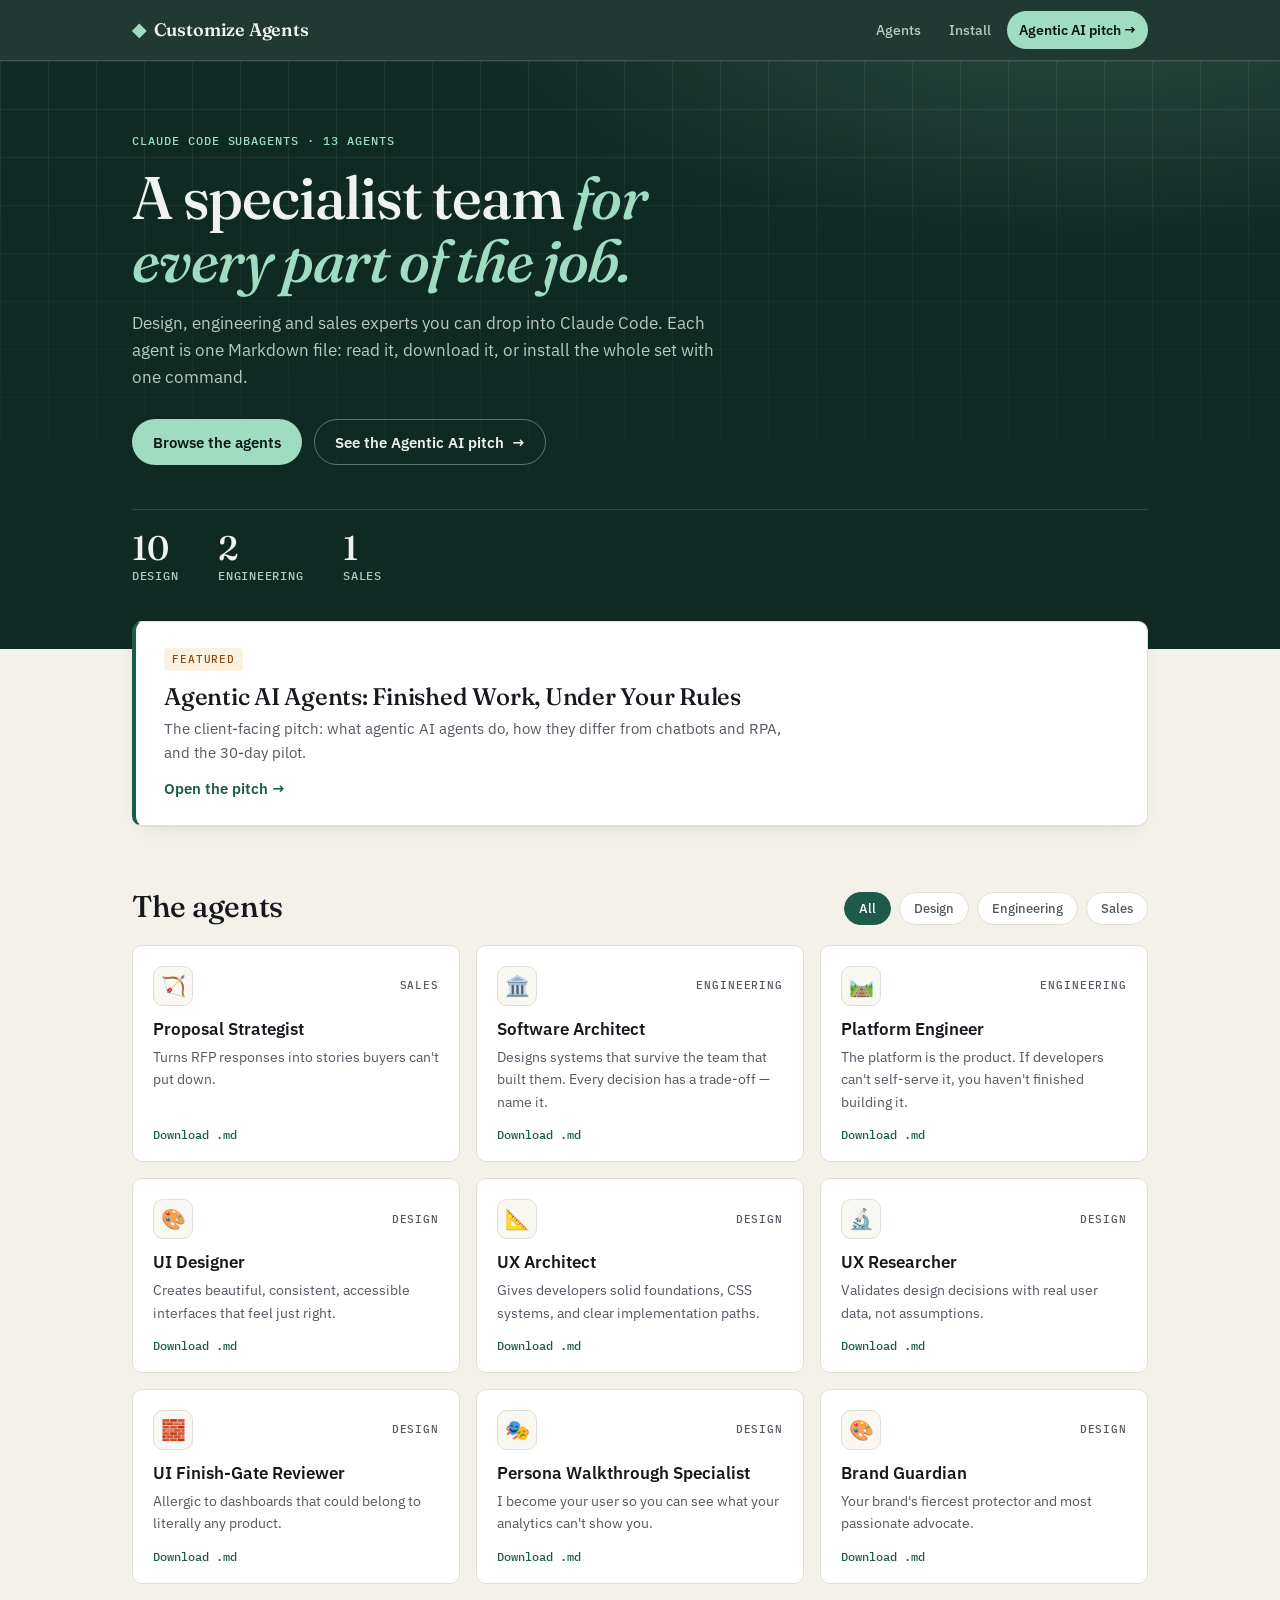
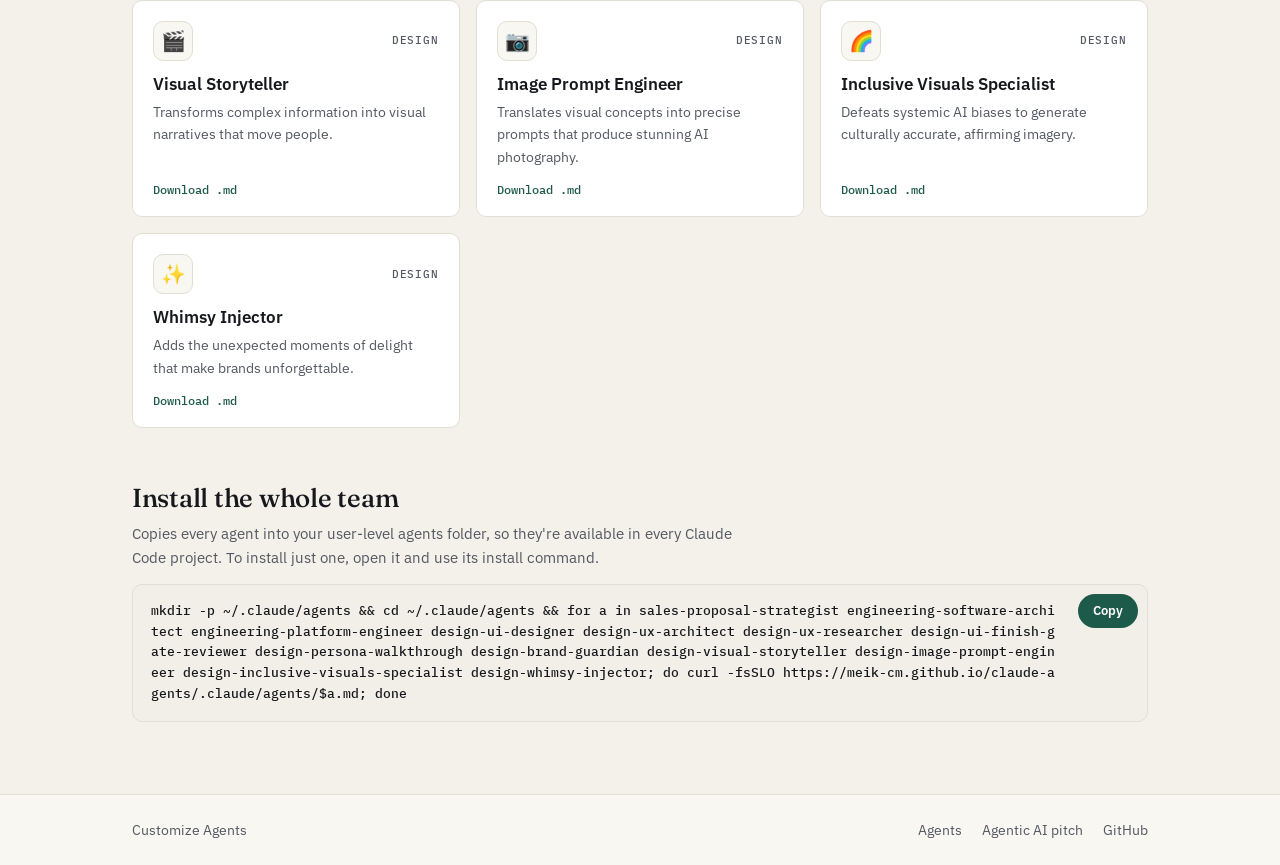
<file: index.html>
<!doctype html>
<html lang="en">
<head>
<meta charset="utf-8">
<meta name="viewport" content="width=device-width, initial-scale=1">
<title>Customize Agents</title>
<meta name="description" content="Thirteen Claude Code subagents for design, engineering and sales. Browse each agent, download its file, or install the whole set with one command.">
<link rel="preconnect" href="https://fonts.googleapis.com">
<link rel="preconnect" href="https://fonts.gstatic.com" crossorigin>
<link href="https://fonts.googleapis.com/css2?family=Fraunces:opsz,wght@9..144,500;9..144,600&family=IBM+Plex+Sans:wght@400;500;600&family=IBM+Plex+Mono:wght@500&display=swap" rel="stylesheet">
<link rel="stylesheet" href="site.css">
</head>
<body>
<a class="skip" href="#agents">Skip to agents</a>

<header class="topbar">
  <nav class="wrap topbar-inner" aria-label="Main">
    <a class="brand" href="./" aria-current="page"><span class="brand-mark" aria-hidden="true">◆</span> Customize Agents</a>
    <ul class="nav-links">
      <li><a href="#agents">Agents</a></li>
      <li><a href="#install">Install</a></li>
      <li><a class="nav-cta" href="agentic-ai-pitch/">Agentic AI pitch <span aria-hidden="true">→</span></a></li>
    </ul>
  </nav>
</header>

<main>
  <section class="hero" aria-labelledby="hero-title">
    <div class="wrap hero-inner">
      <p class="eyebrow">Claude Code subagents · 13 agents</p>
      <h1 id="hero-title">A specialist team <em>for every part of the job.</em></h1>
      <p class="hero-lead">Design, engineering and sales experts you can drop into Claude Code. Each agent is one Markdown file: read it, download it, or install the whole set with one command.</p>
      <div class="hero-actions">
        <a class="btn btn-primary" href="#agents">Browse the agents</a>
        <a class="btn btn-ghost" href="agentic-ai-pitch/">See the Agentic AI pitch <span aria-hidden="true">→</span></a>
      </div>
      <dl class="stats">
        <div><dt>Design</dt><dd>10</dd></div>
        <div><dt>Engineering</dt><dd>2</dd></div>
        <div><dt>Sales</dt><dd>1</dd></div>
      </dl>
    </div>
  </section>

  <section class="wrap feature" aria-labelledby="feature-title">
    <a class="feature-card" href="agentic-ai-pitch/">
      <span class="feature-tag">Featured</span>
      <h2 id="feature-title">Agentic AI Agents: Finished Work, Under Your Rules</h2>
      <p>The client-facing pitch: what agentic AI agents do, how they differ from chatbots and RPA, and the 30-day pilot.</p>
      <span class="feature-link">Open the pitch <span aria-hidden="true">→</span></span>
    </a>
  </section>

  <section id="agents" class="wrap agents" aria-labelledby="agents-title">
    <div class="section-head">
      <h2 id="agents-title">The agents</h2>
      <div class="filters" role="group" aria-label="Filter by team">
        <button type="button" class="chip" data-filter="all" aria-pressed="true">All</button>
        <button type="button" class="chip" data-filter="design" aria-pressed="false">Design</button>
        <button type="button" class="chip" data-filter="engineering" aria-pressed="false">Engineering</button>
        <button type="button" class="chip" data-filter="sales" aria-pressed="false">Sales</button>
      </div>
    </div>

    <ul class="grid">
      <li class="card" data-team="sales">
        <div class="card-top"><span class="emoji" aria-hidden="true">🏹</span><span class="team">Sales</span></div>
        <h3><a href="agent.html?a=sales-proposal-strategist">Proposal Strategist</a></h3>
        <p>Turns RFP responses into stories buyers can't put down.</p>
        <a class="dl" href=".claude/agents/sales-proposal-strategist.md" download>Download .md</a>
      </li>
      <li class="card" data-team="engineering">
        <div class="card-top"><span class="emoji" aria-hidden="true">🏛️</span><span class="team">Engineering</span></div>
        <h3><a href="agent.html?a=engineering-software-architect">Software Architect</a></h3>
        <p>Designs systems that survive the team that built them. Every decision has a trade-off — name it.</p>
        <a class="dl" href=".claude/agents/engineering-software-architect.md" download>Download .md</a>
      </li>
      <li class="card" data-team="engineering">
        <div class="card-top"><span class="emoji" aria-hidden="true">🛤️</span><span class="team">Engineering</span></div>
        <h3><a href="agent.html?a=engineering-platform-engineer">Platform Engineer</a></h3>
        <p>The platform is the product. If developers can't self-serve it, you haven't finished building it.</p>
        <a class="dl" href=".claude/agents/engineering-platform-engineer.md" download>Download .md</a>
      </li>
      <li class="card" data-team="design">
        <div class="card-top"><span class="emoji" aria-hidden="true">🎨</span><span class="team">Design</span></div>
        <h3><a href="agent.html?a=design-ui-designer">UI Designer</a></h3>
        <p>Creates beautiful, consistent, accessible interfaces that feel just right.</p>
        <a class="dl" href=".claude/agents/design-ui-designer.md" download>Download .md</a>
      </li>
      <li class="card" data-team="design">
        <div class="card-top"><span class="emoji" aria-hidden="true">📐</span><span class="team">Design</span></div>
        <h3><a href="agent.html?a=design-ux-architect">UX Architect</a></h3>
        <p>Gives developers solid foundations, CSS systems, and clear implementation paths.</p>
        <a class="dl" href=".claude/agents/design-ux-architect.md" download>Download .md</a>
      </li>
      <li class="card" data-team="design">
        <div class="card-top"><span class="emoji" aria-hidden="true">🔬</span><span class="team">Design</span></div>
        <h3><a href="agent.html?a=design-ux-researcher">UX Researcher</a></h3>
        <p>Validates design decisions with real user data, not assumptions.</p>
        <a class="dl" href=".claude/agents/design-ux-researcher.md" download>Download .md</a>
      </li>
      <li class="card" data-team="design">
        <div class="card-top"><span class="emoji" aria-hidden="true">🧱</span><span class="team">Design</span></div>
        <h3><a href="agent.html?a=design-ui-finish-gate-reviewer">UI Finish-Gate Reviewer</a></h3>
        <p>Allergic to dashboards that could belong to literally any product.</p>
        <a class="dl" href=".claude/agents/design-ui-finish-gate-reviewer.md" download>Download .md</a>
      </li>
      <li class="card" data-team="design">
        <div class="card-top"><span class="emoji" aria-hidden="true">🎭</span><span class="team">Design</span></div>
        <h3><a href="agent.html?a=design-persona-walkthrough">Persona Walkthrough Specialist</a></h3>
        <p>I become your user so you can see what your analytics can't show you.</p>
        <a class="dl" href=".claude/agents/design-persona-walkthrough.md" download>Download .md</a>
      </li>
      <li class="card" data-team="design">
        <div class="card-top"><span class="emoji" aria-hidden="true">🎨</span><span class="team">Design</span></div>
        <h3><a href="agent.html?a=design-brand-guardian">Brand Guardian</a></h3>
        <p>Your brand's fiercest protector and most passionate advocate.</p>
        <a class="dl" href=".claude/agents/design-brand-guardian.md" download>Download .md</a>
      </li>
      <li class="card" data-team="design">
        <div class="card-top"><span class="emoji" aria-hidden="true">🎬</span><span class="team">Design</span></div>
        <h3><a href="agent.html?a=design-visual-storyteller">Visual Storyteller</a></h3>
        <p>Transforms complex information into visual narratives that move people.</p>
        <a class="dl" href=".claude/agents/design-visual-storyteller.md" download>Download .md</a>
      </li>
      <li class="card" data-team="design">
        <div class="card-top"><span class="emoji" aria-hidden="true">📷</span><span class="team">Design</span></div>
        <h3><a href="agent.html?a=design-image-prompt-engineer">Image Prompt Engineer</a></h3>
        <p>Translates visual concepts into precise prompts that produce stunning AI photography.</p>
        <a class="dl" href=".claude/agents/design-image-prompt-engineer.md" download>Download .md</a>
      </li>
      <li class="card" data-team="design">
        <div class="card-top"><span class="emoji" aria-hidden="true">🌈</span><span class="team">Design</span></div>
        <h3><a href="agent.html?a=design-inclusive-visuals-specialist">Inclusive Visuals Specialist</a></h3>
        <p>Defeats systemic AI biases to generate culturally accurate, affirming imagery.</p>
        <a class="dl" href=".claude/agents/design-inclusive-visuals-specialist.md" download>Download .md</a>
      </li>
      <li class="card" data-team="design">
        <div class="card-top"><span class="emoji" aria-hidden="true">✨</span><span class="team">Design</span></div>
        <h3><a href="agent.html?a=design-whimsy-injector">Whimsy Injector</a></h3>
        <p>Adds the unexpected moments of delight that make brands unforgettable.</p>
        <a class="dl" href=".claude/agents/design-whimsy-injector.md" download>Download .md</a>
      </li>
    </ul>
  </section>

  <section id="install" class="wrap install" aria-labelledby="install-title">
    <h2 id="install-title">Install the whole team</h2>
    <p>Copies every agent into your user-level agents folder, so they're available in every Claude Code project. To install just one, open it and use its install command.</p>
    <div class="cmd">
      <pre id="cmd">mkdir -p ~/.claude/agents &amp;&amp; cd ~/.claude/agents &amp;&amp; for a in sales-proposal-strategist engineering-software-architect engineering-platform-engineer design-ui-designer design-ux-architect design-ux-researcher design-ui-finish-gate-reviewer design-persona-walkthrough design-brand-guardian design-visual-storyteller design-image-prompt-engineer design-inclusive-visuals-specialist design-whimsy-injector; do curl -fsSLO https://meik-cm.github.io/claude-agents/.claude/agents/$a.md; done</pre>
      <button type="button" class="btn btn-small" data-copy="cmd">Copy</button>
    </div>
  </section>
</main>

<footer class="site-footer">
  <div class="wrap footer-inner">
    <span>Customize Agents</span>
    <nav aria-label="Footer">
      <a href="#agents">Agents</a>
      <a href="agentic-ai-pitch/">Agentic AI pitch</a>
      <a href="https://github.com/meik-cm/claude-agents">GitHub</a>
    </nav>
  </div>
</footer>

<script>
  document.querySelectorAll(".chip").forEach(chip => {
    chip.addEventListener("click", () => {
      const f = chip.dataset.filter;
      document.querySelectorAll(".chip").forEach(c => c.setAttribute("aria-pressed", String(c === chip)));
      document.querySelectorAll(".card").forEach(card => {
        card.hidden = f !== "all" && card.dataset.team !== f;
      });
    });
  });
  document.querySelectorAll("[data-copy]").forEach(btn => {
    btn.addEventListener("click", async () => {
      const text = document.getElementById(btn.dataset.copy).textContent;
      try { await navigator.clipboard.writeText(text); btn.textContent = "Copied"; }
      catch { btn.textContent = "Copy failed"; }
      setTimeout(() => (btn.textContent = "Copy"), 1500);
    });
  });
</script>
</body>
</html>
</file>
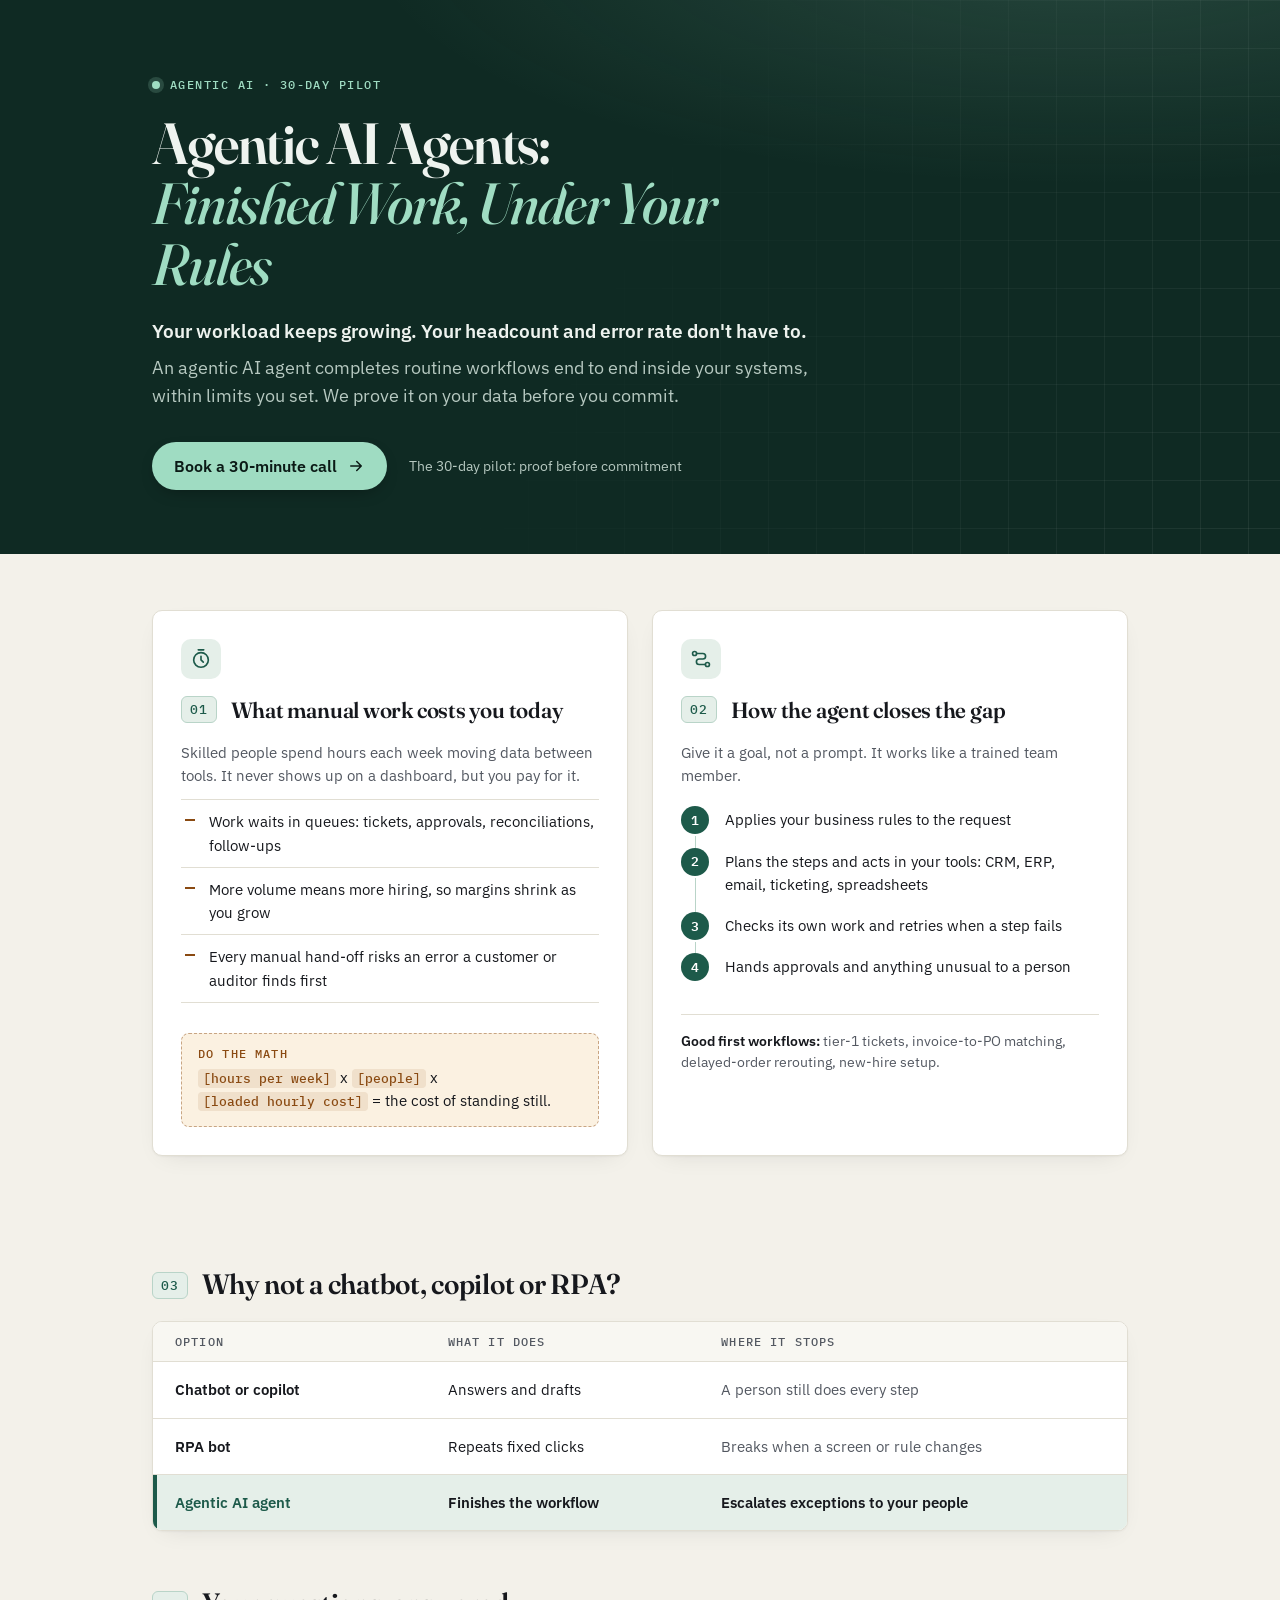
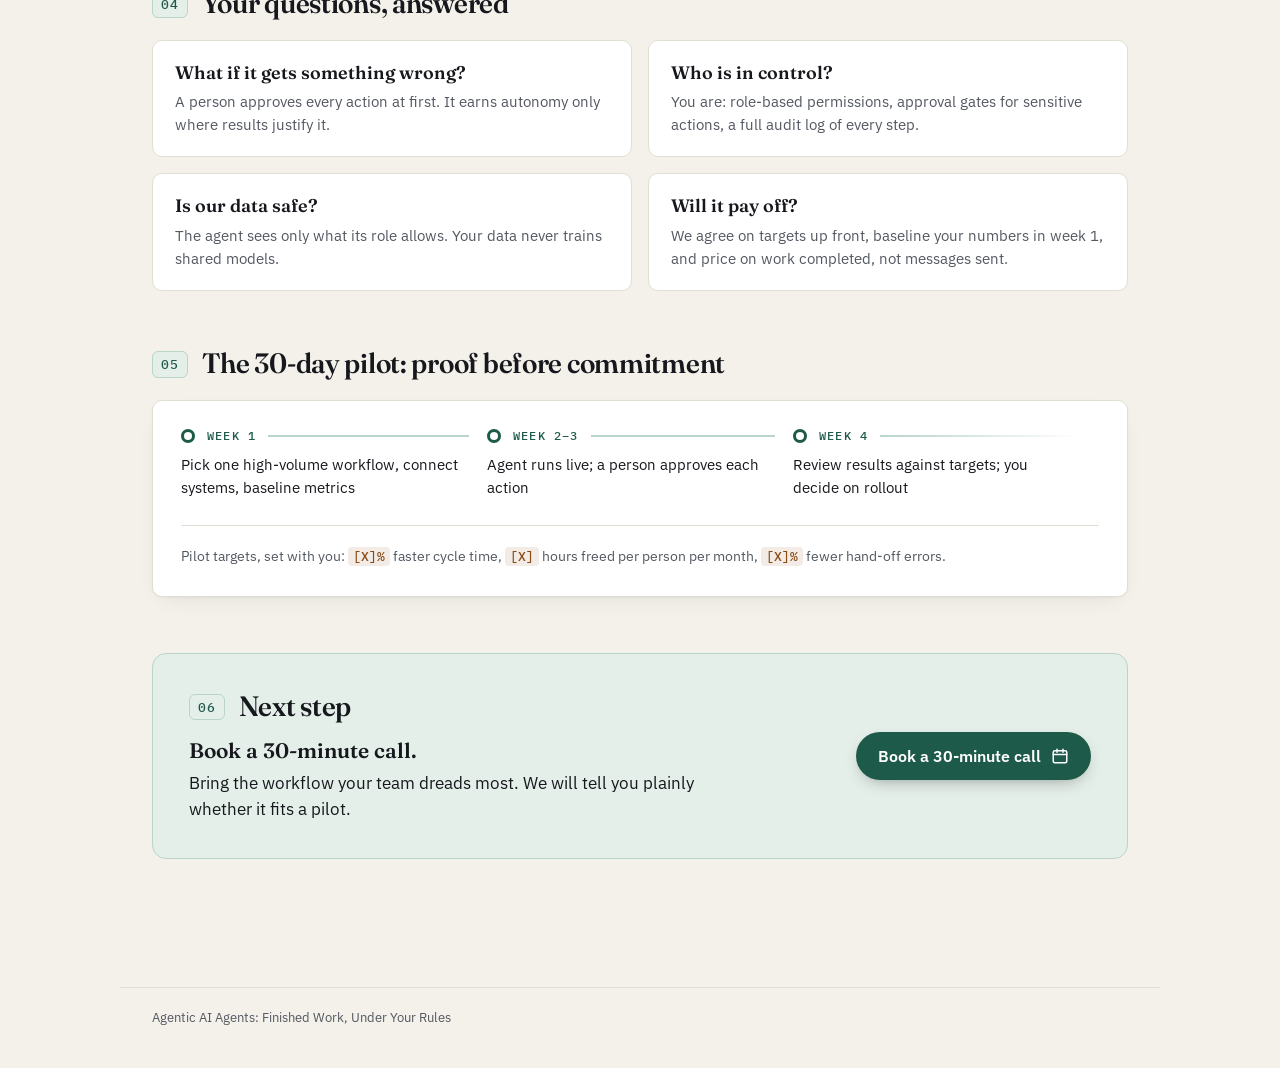
<file: agentic-ai-pitch/index.html>
<!doctype html>
<html lang="en">
<head>
<meta charset="utf-8">
<meta name="viewport" content="width=device-width, initial-scale=1">
<title>Agentic AI Agents</title>
<meta name="description" content="Agentic AI agents that complete routine workflows end to end inside your systems, within limits you set. Proven on your data in a 30-day pilot before you commit.">
<link rel="preconnect" href="https://fonts.googleapis.com">
<link rel="preconnect" href="https://fonts.gstatic.com" crossorigin>
<link href="https://fonts.googleapis.com/css2?family=Fraunces:opsz,wght@9..144,500;9..144,600&family=IBM+Plex+Sans:wght@400;500;600&family=IBM+Plex+Mono:wght@500&display=swap" rel="stylesheet">
<style>
  :root {
    color-scheme: light;
    --bg: #f3f1ea;
    --surface: #ffffff;
    --surface-2: #f8f7f2;
    --ink: #16181d;
    --muted: #535861;
    --line: #e1ded3;
    --line-strong: #c9c5b8;
    --accent: #1d5a4a;
    --accent-ink: #ffffff;
    --accent-soft: #e5efe9;
    --accent-line: #b9d4c8;
    --warm: #8a4a12;
    --warm-soft: #fbf1e1;
    --hero-bg: #0f2a23;
    --hero-ink: #eef3ef;
    --hero-muted: #b7c9c1;
    --hero-accent: #9fdcc2;
    --hero-line: rgba(255,255,255,.14);
    --focus: #c2410c;
    --shadow: 0 1px 2px rgba(22,24,29,.04), 0 8px 24px -12px rgba(22,24,29,.12);
    --font-display: "Fraunces", Georgia, "Times New Roman", serif;
    --font-sans: "IBM Plex Sans", -apple-system, BlinkMacSystemFont, "Segoe UI", Roboto, Arial, sans-serif;
    --font-mono: "IBM Plex Mono", ui-monospace, SFMono-Regular, Menlo, monospace;
    --radius: 10px;
  }
  @media (prefers-color-scheme: dark) {
    :root:not([data-theme="light"]) {
      color-scheme: dark;
      --bg: #0e1012;
      --surface: #16191c;
      --surface-2: #1b1f22;
      --ink: #ecebe5;
      --muted: #a7acb3;
      --line: #2a2f33;
      --line-strong: #3a4045;
      --accent: #8fd1b6;
      --accent-ink: #0b1a16;
      --accent-soft: #18292a;
      --accent-line: #2f4c44;
      --warm: #f0b874;
      --warm-soft: #2a2117;
      --hero-bg: #0a1b17;
      --hero-ink: #eef3ef;
      --hero-muted: #a9bdb4;
      --hero-accent: #9fdcc2;
      --hero-line: rgba(255,255,255,.12);
      --focus: #fdba74;
      --shadow: 0 1px 2px rgba(0,0,0,.3), 0 10px 28px -14px rgba(0,0,0,.6);
    }
  }
  :root[data-theme="dark"] {
    color-scheme: dark;
    --bg: #0e1012;
    --surface: #16191c;
    --surface-2: #1b1f22;
    --ink: #ecebe5;
    --muted: #a7acb3;
    --line: #2a2f33;
    --line-strong: #3a4045;
    --accent: #8fd1b6;
    --accent-ink: #0b1a16;
    --accent-soft: #18292a;
    --accent-line: #2f4c44;
    --warm: #f0b874;
    --warm-soft: #2a2117;
    --hero-bg: #0a1b17;
    --hero-ink: #eef3ef;
    --hero-muted: #a9bdb4;
    --hero-accent: #9fdcc2;
    --hero-line: rgba(255,255,255,.12);
    --focus: #fdba74;
    --shadow: 0 1px 2px rgba(0,0,0,.3), 0 10px 28px -14px rgba(0,0,0,.6);
  }

  *, *::before, *::after { box-sizing: border-box; }
  html, body { margin: 0; }
  html { -webkit-text-size-adjust: 100%; scroll-behavior: smooth; }
  body {
    background: var(--bg);
    color: var(--ink);
    font: 400 15px/1.55 var(--font-sans);
    -webkit-font-smoothing: antialiased;
    overflow-x: hidden;
  }
  a { color: var(--accent); }
  :focus-visible { outline: 3px solid var(--focus); outline-offset: 3px; border-radius: 4px; }
  .skip {
    position: absolute; left: 16px; top: -60px;
    background: var(--surface); color: var(--ink);
    padding: 8px 12px; border-radius: 6px; z-index: 10;
  }
  .skip:focus { top: 12px; }

  .wrap { max-width: 1040px; margin: 0 auto; padding: 0 32px; }

  /* ---------- Hero ---------- */
  .hero {
    background:
      radial-gradient(1200px 400px at 85% -10%, rgba(159,220,194,.16), transparent 60%),
      linear-gradient(180deg, var(--hero-bg), var(--hero-bg));
    color: var(--hero-ink);
    position: relative;
    overflow: hidden;
  }
  .hero::after {
    content: "";
    position: absolute; inset: 0;
    background-image:
      linear-gradient(var(--hero-line) 1px, transparent 1px),
      linear-gradient(90deg, var(--hero-line) 1px, transparent 1px);
    background-size: 48px 48px;
    mask-image: linear-gradient(115deg, transparent 45%, #000 100%);
    -webkit-mask-image: linear-gradient(115deg, transparent 45%, #000 100%);
    opacity: .5;
    pointer-events: none;
  }
  .hero .wrap { position: relative; z-index: 1; padding-top: 72px; padding-bottom: 64px; }
  .eyebrow {
    display: inline-flex; align-items: center; gap: 10px;
    font: 500 12px/1 var(--font-mono);
    letter-spacing: .12em; text-transform: uppercase;
    color: var(--hero-accent);
    margin: 0 0 22px;
  }
  .eyebrow::before {
    content: ""; width: 8px; height: 8px; border-radius: 50%;
    background: var(--hero-accent);
    box-shadow: 0 0 0 4px rgba(159,220,194,.18);
  }
  h1 {
    font-family: var(--font-display);
    font-weight: 600;
    font-size: clamp(34px, 5.4vw, 58px);
    line-height: 1.04;
    letter-spacing: -0.02em;
    margin: 0 0 22px;
    max-width: 16ch;
    font-variation-settings: "opsz" 144;
  }
  h1 em { font-style: italic; font-weight: 500; color: var(--hero-accent); }
  .lead {
    font-size: 17.5px;
    line-height: 1.6;
    color: var(--hero-muted);
    max-width: 60ch;
    margin: 0 0 32px;
  }
  .lead strong { display: block; color: var(--hero-ink); font-weight: 600; font-size: 19px; margin-bottom: 8px; }
  .hero-actions { display: flex; flex-wrap: wrap; align-items: center; gap: 14px 22px; }
  .hero .btn { background: var(--hero-accent); color: #0b1a16; }
  .hero .btn:hover { background: #b9e8d4; }
  .hero-note { font-size: 13.5px; color: var(--hero-muted); }

  .btn {
    display: inline-flex; align-items: center; gap: 10px;
    min-height: 48px;
    padding: 12px 22px;
    border-radius: 999px;
    background: var(--accent);
    color: var(--accent-ink);
    font: 600 15.5px/1.2 var(--font-sans);
    text-decoration: none;
    transition: transform .15s ease, background-color .15s ease, box-shadow .15s ease;
    box-shadow: 0 6px 18px -8px rgba(0,0,0,.45);
  }
  .btn:hover { transform: translateY(-1px); }
  .btn svg { width: 18px; height: 18px; flex: none; }

  /* ---------- Sections ---------- */
  main { padding: 56px 0 72px; }
  section { margin: 0 0 56px; }
  .sec-head { display: flex; align-items: baseline; gap: 14px; margin: 0 0 18px; }
  .sec-num {
    font: 500 12.5px/1 var(--font-mono);
    color: var(--accent);
    letter-spacing: .06em;
    padding: 6px 8px;
    border: 1px solid var(--accent-line);
    border-radius: 6px;
    background: var(--accent-soft);
    flex: none;
    transform: translateY(-4px);
  }
  h2 {
    font-family: var(--font-display);
    font-weight: 600;
    font-size: clamp(22px, 2.6vw, 28px);
    line-height: 1.2;
    letter-spacing: -0.01em;
    margin: 0;
    font-variation-settings: "opsz" 72;
  }
  p { margin: 0 0 12px; }
  ul, ol { margin: 0 0 12px; padding: 0; list-style: none; }

  .after-grid { margin-top: 56px; }
  .two-up { display: grid; grid-template-columns: 1fr 1fr; gap: 24px; }
  .card {
    background: var(--surface);
    border: 1px solid var(--line);
    border-radius: var(--radius);
    padding: 28px;
    box-shadow: var(--shadow);
    display: flex; flex-direction: column;
  }
  .card .sec-head { margin-bottom: 14px; }
  .card h2 { font-size: 22px; }
  .icon {
    width: 40px; height: 40px; border-radius: 10px;
    display: grid; place-items: center;
    background: var(--accent-soft); color: var(--accent);
    margin-bottom: 18px;
  }
  .icon svg { width: 22px; height: 22px; }
  .intro { color: var(--muted); }

  .pain li {
    position: relative; padding: 10px 0 10px 28px;
    border-top: 1px solid var(--line);
  }
  .pain li:last-child { border-bottom: 1px solid var(--line); }
  .pain li::before {
    content: ""; position: absolute; left: 4px; top: 19px;
    width: 10px; height: 2px; background: var(--warm);
  }

  .steps { counter-reset: step; }
  .steps li {
    counter-increment: step;
    position: relative;
    padding: 9px 0 9px 44px;
    min-height: 40px;
  }
  .steps li::before {
    content: counter(step);
    position: absolute; left: 0; top: 7px;
    width: 28px; height: 28px; border-radius: 50%;
    display: grid; place-items: center;
    font: 600 13px/1 var(--font-mono);
    color: var(--accent-ink); background: var(--accent);
  }
  .steps li:not(:last-child)::after {
    content: ""; position: absolute; left: 13.5px; top: 37px; bottom: -7px;
    width: 1px; background: var(--accent-line);
  }

  .math {
    margin: auto 0 0;
    margin-top: 18px;
    background: var(--warm-soft);
    border: 1px dashed color-mix(in srgb, var(--warm) 45%, transparent);
    border-radius: 8px;
    padding: 14px 16px;
    font-size: 14.5px;
  }
  .math b { display: block; font: 500 11.5px/1 var(--font-mono); letter-spacing: .1em; text-transform: uppercase; color: var(--warm); margin-bottom: 8px; }
  .ph {
    font: 500 13px/1.3 var(--font-mono);
    color: var(--warm);
    background: color-mix(in srgb, var(--warm) 10%, transparent);
    border-radius: 4px;
    padding: 1px 5px;
    white-space: nowrap;
  }
  .muted { color: var(--muted); font-size: 14px; }
  .fit {
    margin: auto 0 0; padding-top: 16px; margin-top: 14px;
    border-top: 1px solid var(--line);
  }
  .fit b { color: var(--ink); font-weight: 600; }

  /* ---------- Comparison table ---------- */
  .table-card { padding: 0; overflow: hidden; }
  table { width: 100%; border-collapse: collapse; font-size: 15px; }
  th, td { text-align: left; padding: 16px 22px; vertical-align: top; }
  thead th {
    font: 500 11.5px/1 var(--font-mono);
    letter-spacing: .1em; text-transform: uppercase;
    color: var(--muted);
    background: var(--surface-2);
    border-bottom: 1px solid var(--line);
    padding-top: 14px; padding-bottom: 14px;
  }
  tbody tr + tr td { border-top: 1px solid var(--line); }
  .compare td:first-child { font-weight: 600; width: 28%; }
  .compare td:last-child { color: var(--muted); }
  .compare tr.us td { background: var(--accent-soft); color: var(--ink); font-weight: 600; }
  .compare tr.us td:first-child { box-shadow: inset 4px 0 0 var(--accent); color: var(--accent); }
  .tag {
    display: inline-block; margin-left: 8px;
    font: 500 10.5px/1 var(--font-mono); letter-spacing: .08em; text-transform: uppercase;
    padding: 4px 6px; border-radius: 4px;
    background: var(--accent); color: var(--accent-ink);
    vertical-align: 2px;
  }

  /* ---------- FAQ ---------- */
  .faq { display: grid; grid-template-columns: 1fr 1fr; gap: 16px; }
  .faq li {
    background: var(--surface);
    border: 1px solid var(--line);
    border-radius: var(--radius);
    padding: 20px 22px;
    color: var(--muted);
  }
  .faq strong {
    display: block; color: var(--ink);
    font-family: var(--font-display); font-weight: 600; font-size: 18px; line-height: 1.3;
    margin-bottom: 6px;
  }

  /* ---------- Pilot timeline ---------- */
  .pilot { background: var(--surface); border: 1px solid var(--line); border-radius: var(--radius); padding: 28px; box-shadow: var(--shadow); }
  .timeline thead { position: absolute; width: 1px; height: 1px; overflow: hidden; clip: rect(0 0 0 0); }
  .timeline tbody { display: grid; grid-template-columns: repeat(3, 1fr); gap: 0; position: relative; }
  .timeline tr { display: flex; flex-direction: column; gap: 10px; position: relative; padding: 0 18px 0 0; }
  .timeline tbody tr + tr td { border-top: 0; }
  .timeline td { padding: 0; }
  .timeline td:first-child {
    display: flex; align-items: center; gap: 12px;
    font: 500 12px/1 var(--font-mono); letter-spacing: .1em; text-transform: uppercase; color: var(--accent);
  }
  .timeline td:first-child::before {
    content: ""; width: 14px; height: 14px; border-radius: 50%; flex: none;
    background: var(--surface); border: 3px solid var(--accent);
  }
  .timeline td:first-child::after { content: ""; flex: 1; height: 2px; background: var(--accent-line); }
  .timeline tr:last-child td:first-child::after { background: linear-gradient(90deg, var(--accent-line), transparent); }
  .timeline td:last-child { font-size: 15px; padding-right: 8px; }

  .targets { margin-top: 26px; padding-top: 20px; border-top: 1px solid var(--line); }
  .targets p { margin: 0; }

  /* ---------- CTA ---------- */
  .cta {
    background: var(--accent-soft);
    border: 1px solid var(--accent-line);
    border-radius: 14px;
    padding: 36px 36px;
    display: grid; grid-template-columns: 1fr auto; gap: 20px 36px; align-items: center;
  }
  .cta .sec-head { margin-bottom: 10px; }
  .cta p { margin: 0; font-size: 16.5px; max-width: 54ch; }
  .cta p strong { font-family: var(--font-display); font-weight: 600; font-size: 21px; display: block; margin-bottom: 4px; }

  footer { padding: 0 0 40px; }
  footer .wrap { border-top: 1px solid var(--line); padding-top: 20px; color: var(--muted); font-size: 13px; }

  /* ---------- Responsive ---------- */
  @media (max-width: 820px) {
    .two-up, .faq { grid-template-columns: 1fr; }
    .timeline tbody { grid-template-columns: 1fr; gap: 0; }
    .timeline tr { padding: 0 0 22px 30px; }
    .timeline tr:last-child { padding-bottom: 0; }
    .timeline td:first-child { margin-left: -30px; }
    .timeline td:first-child::after { display: none; }
    .timeline tr:not(:last-child)::before {
      content: ""; position: absolute; left: 6px; top: 16px; bottom: 0; width: 2px; background: var(--accent-line);
    }
    .cta { grid-template-columns: 1fr; }
  }
  @media (max-width: 640px) {
    body { font-size: 15px; }
    .wrap { padding: 0 16px; }
    .hero .wrap { padding-top: 48px; padding-bottom: 44px; }
    .lead { font-size: 16px; }
    .lead strong { font-size: 17.5px; }
    main { padding: 36px 0 48px; }
    section { margin-bottom: 40px; }
    .card, .pilot { padding: 22px 18px; }
    .cta { padding: 26px 18px; }
    .btn { width: 100%; justify-content: center; }
    .compare thead { position: absolute; width: 1px; height: 1px; overflow: hidden; clip: rect(0 0 0 0); }
    .compare, .compare tbody, .compare tr, .compare td { display: block; width: 100%; }
    .compare tr { padding: 16px 18px; }
    .compare tbody tr + tr { border-top: 1px solid var(--line); }
    .compare tbody tr + tr td { border-top: 0; }
    .compare td { padding: 3px 0; }
    .compare td:first-child { width: 100%; font-size: 16px; margin-bottom: 4px; }
    .compare td[data-label]:not(:first-child)::before {
      content: attr(data-label);
      display: block;
      font: 500 10.5px/1.4 var(--font-mono); letter-spacing: .1em; text-transform: uppercase;
      color: var(--muted); margin-top: 6px;
    }
    .compare tr.us { background: var(--accent-soft); box-shadow: inset 4px 0 0 var(--accent); }
    .compare tr.us td, .compare tr.us td:first-child { background: transparent; box-shadow: none; }
  }

  @media (prefers-reduced-motion: reduce) {
    html { scroll-behavior: auto; }
    *, *::before, *::after { transition: none !important; animation: none !important; }
    .btn:hover { transform: none; }
  }

  /* ---------- Print ---------- */
  @page { size: auto; margin: 12mm; }
  @media print {
    :root, :root[data-theme="dark"] {
      --bg: #fff; --surface: #fff; --surface-2: #f4f4f1; --ink: #111; --muted: #444;
      --line: #d6d4cc; --accent: #1d5a4a; --accent-ink: #fff; --accent-soft: #eef4f0; --accent-line: #c3d8ce;
      --warm: #7a3f0c; --warm-soft: #fbf4e8; --shadow: none;
      --hero-bg: #fff; --hero-ink: #111; --hero-muted: #333; --hero-accent: #1d5a4a;
    }
    body { font-size: 11pt; line-height: 1.4; background: #fff; color: #111; }
    * { -webkit-print-color-adjust: exact; print-color-adjust: exact; }
    .skip, .hero-actions, .cta .btn { display: none !important; }
    .wrap { max-width: none; padding: 0; }
    .hero { background: none; border-bottom: 2px solid var(--accent); }
    .hero::after { display: none; }
    .hero .wrap { padding: 0 0 12px; }
    .eyebrow { margin-bottom: 8px; }
    .eyebrow::before { box-shadow: none; }
    h1 { font-size: 24pt; max-width: none; margin-bottom: 8px; }
    .lead { font-size: 11pt; margin: 0; max-width: none; }
    .lead strong { font-size: 12pt; }
    main { padding: 14px 0 0; }
    section { margin-bottom: 14px; break-inside: avoid; }
    h2 { font-size: 14pt; }
    .card .sec-head, .sec-head { margin-bottom: 8px; }
    .card h2 { font-size: 13pt; }
    .two-up { gap: 14px; }
    .card, .pilot, .faq li { padding: 12px 14px; box-shadow: none; break-inside: avoid; }
    .icon { display: none; }
    .faq { gap: 8px; }
    .faq strong { font-size: 11.5pt; }
    th, td { padding: 7px 12px; }
    .timeline td:last-child { font-size: 10.5pt; }
    .targets { margin-top: 12px; padding-top: 10px; }
    .cta { padding: 12px 14px; display: block; break-inside: avoid; }
    .cta p strong { font-size: 13pt; }
    footer { display: none; }
  }
</style>
</head>
<body>
<a class="skip" href="#content">Skip to content</a>

<header class="hero">
  <div class="wrap">
    <p class="eyebrow">Agentic AI &middot; 30-day pilot</p>
    <h1>Agentic AI Agents: <em>Finished Work, Under Your Rules</em></h1>
    <p class="lead"><strong>Your workload keeps growing. Your headcount and error rate don't have to.</strong> An agentic AI agent completes routine workflows end to end inside your systems, within limits you set. We prove it on your data before you commit.</p>
    <div class="hero-actions">
      <a class="btn" href="#next-step">Book a 30-minute call
        <svg viewBox="0 0 24 24" fill="none" stroke="currentColor" stroke-width="2" stroke-linecap="round" stroke-linejoin="round" aria-hidden="true"><path d="M5 12h14M13 6l6 6-6 6"/></svg>
      </a>
      <span class="hero-note">The 30-day pilot: proof before commitment</span>
    </div>
  </div>
</header>

<main id="content">
  <div class="wrap">

    <div class="two-up">
      <section class="card" aria-labelledby="h-cost">
        <div class="icon" aria-hidden="true">
          <svg viewBox="0 0 24 24" fill="none" stroke="currentColor" stroke-width="1.8" stroke-linecap="round" stroke-linejoin="round"><circle cx="12" cy="13" r="8"/><path d="M12 9v4l2.5 2.5M9 2h6"/></svg>
        </div>
        <div class="sec-head"><span class="sec-num">01</span><h2 id="h-cost">What manual work costs you today</h2></div>
        <p class="intro">Skilled people spend hours each week moving data between tools. It never shows up on a dashboard, but you pay for it.</p>
        <ul class="pain">
          <li>Work waits in queues: tickets, approvals, reconciliations, follow-ups</li>
          <li>More volume means more hiring, so margins shrink as you grow</li>
          <li>Every manual hand-off risks an error a customer or auditor finds first</li>
        </ul>
        <p class="math"><b>Do the math</b><span class="ph">[hours per week]</span> x <span class="ph">[people]</span> x <span class="ph">[loaded hourly cost]</span> = the cost of standing still.</p>
      </section>

      <section class="card" aria-labelledby="h-how">
        <div class="icon" aria-hidden="true">
          <svg viewBox="0 0 24 24" fill="none" stroke="currentColor" stroke-width="1.8" stroke-linecap="round" stroke-linejoin="round"><circle cx="5" cy="6" r="2.2"/><circle cx="19" cy="18" r="2.2"/><path d="M7.2 6H14a3 3 0 0 1 0 6h-4a3 3 0 0 0 0 6h6.8"/></svg>
        </div>
        <div class="sec-head"><span class="sec-num">02</span><h2 id="h-how">How the agent closes the gap</h2></div>
        <p class="intro">Give it a goal, not a prompt. It works like a trained team member.</p>
        <ol class="steps">
          <li>Applies your business rules to the request</li>
          <li>Plans the steps and acts in your tools: CRM, ERP, email, ticketing, spreadsheets</li>
          <li>Checks its own work and retries when a step fails</li>
          <li>Hands approvals and anything unusual to a person</li>
        </ol>
        <p class="muted fit"><b>Good first workflows:</b> tier-1 tickets, invoice-to-PO matching, delayed-order rerouting, new-hire setup.</p>
      </section>
    </div>

    <section class="after-grid" aria-labelledby="h-why">
      <div class="sec-head"><span class="sec-num">03</span><h2 id="h-why">Why not a chatbot, copilot or RPA?</h2></div>
      <div class="card table-card">
        <table class="compare">
          <thead><tr><th scope="col">Option</th><th scope="col">What it does</th><th scope="col">Where it stops</th></tr></thead>
          <tbody>
            <tr><td>Chatbot or copilot</td><td data-label="What it does">Answers and drafts</td><td data-label="Where it stops">A person still does every step</td></tr>
            <tr><td>RPA bot</td><td data-label="What it does">Repeats fixed clicks</td><td data-label="Where it stops">Breaks when a screen or rule changes</td></tr>
            <tr class="us"><td>Agentic AI agent</td><td data-label="What it does">Finishes the workflow</td><td data-label="Where it stops">Escalates exceptions to your people</td></tr>
          </tbody>
        </table>
      </div>
    </section>

    <section aria-labelledby="h-faq">
      <div class="sec-head"><span class="sec-num">04</span><h2 id="h-faq">Your questions, answered</h2></div>
      <ul class="faq">
        <li><strong>What if it gets something wrong?</strong> A person approves every action at first. It earns autonomy only where results justify it.</li>
        <li><strong>Who is in control?</strong> You are: role-based permissions, approval gates for sensitive actions, a full audit log of every step.</li>
        <li><strong>Is our data safe?</strong> The agent sees only what its role allows. Your data never trains shared models.</li>
        <li><strong>Will it pay off?</strong> We agree on targets up front, baseline your numbers in week 1, and price on work completed, not messages sent.</li>
      </ul>
    </section>

    <section aria-labelledby="h-pilot">
      <div class="sec-head"><span class="sec-num">05</span><h2 id="h-pilot">The 30-day pilot: proof before commitment</h2></div>
      <div class="pilot">
        <table class="timeline">
          <thead><tr><th scope="col">Week</th><th scope="col">What happens</th></tr></thead>
          <tbody>
            <tr><td><span>Week 1</span></td><td>Pick one high-volume workflow, connect systems, baseline metrics</td></tr>
            <tr><td><span>Week 2&ndash;3</span></td><td>Agent runs live; a person approves each action</td></tr>
            <tr><td><span>Week 4</span></td><td>Review results against targets; you decide on rollout</td></tr>
          </tbody>
        </table>
        <div class="targets">
          <p class="muted">Pilot targets, set with you: <span class="ph">[X]%</span> faster cycle time, <span class="ph">[X]</span> hours freed per person per month, <span class="ph">[X]%</span> fewer hand-off errors.</p>
        </div>
      </div>
    </section>

    <section class="cta" id="next-step" aria-labelledby="h-next">
      <div>
        <div class="sec-head"><span class="sec-num">06</span><h2 id="h-next">Next step</h2></div>
        <p><strong>Book a 30-minute call.</strong> Bring the workflow your team dreads most. We will tell you plainly whether it fits a pilot.</p>
      </div>
      <a class="btn" href="#">Book a 30-minute call
        <svg viewBox="0 0 24 24" fill="none" stroke="currentColor" stroke-width="2" stroke-linecap="round" stroke-linejoin="round" aria-hidden="true"><rect x="3" y="5" width="18" height="16" rx="2"/><path d="M3 10h18M8 3v4M16 3v4"/></svg>
      </a>
    </section>

  </div>
</main>

<footer>
  <div class="wrap">Agentic AI Agents: Finished Work, Under Your Rules</div>
</footer>
</body>
</html>
</file>
<file: site.css>
/* Shared styles for the Customize Agents hub (index.html, agent.html).
   Tokens mirror agentic-ai-pitch/index.html so the pages read as one site. */
:root {
  color-scheme: light;
  --bg: #f3f1ea;
  --surface: #ffffff;
  --surface-2: #f8f7f2;
  --ink: #16181d;
  --muted: #535861;
  --line: #e1ded3;
  --line-strong: #c9c5b8;
  --accent: #1d5a4a;
  --accent-ink: #ffffff;
  --accent-soft: #e5efe9;
  --accent-line: #b9d4c8;
  --warm: #8a4a12;
  --warm-soft: #fbf1e1;
  --hero-bg: #0f2a23;
  --hero-ink: #eef3ef;
  --hero-muted: #b7c9c1;
  --hero-accent: #9fdcc2;
  --hero-line: rgba(255,255,255,.14);
  --focus: #c2410c;
  --code-bg: #f1efe7;
  --shadow: 0 1px 2px rgba(22,24,29,.04), 0 8px 24px -12px rgba(22,24,29,.12);
  --font-display: "Fraunces", Georgia, "Times New Roman", serif;
  --font-sans: "IBM Plex Sans", -apple-system, BlinkMacSystemFont, "Segoe UI", Roboto, Arial, sans-serif;
  --font-mono: "IBM Plex Mono", ui-monospace, SFMono-Regular, Menlo, monospace;
  --radius: 10px;
}
@media (prefers-color-scheme: dark) {
  :root:not([data-theme="light"]) {
    color-scheme: dark;
    --bg: #0e1012; --surface: #16191c; --surface-2: #1b1f22;
    --ink: #ecebe5; --muted: #a7acb3; --line: #2a2f33; --line-strong: #3a4045;
    --accent: #8fd1b6; --accent-ink: #0b1a16; --accent-soft: #18292a; --accent-line: #2f4c44;
    --warm: #f0b874; --warm-soft: #2a2117;
    --hero-bg: #0a1b17; --hero-ink: #eef3ef; --hero-muted: #a9bdb4; --hero-accent: #9fdcc2;
    --hero-line: rgba(255,255,255,.12); --focus: #fdba74; --code-bg: #111416;
    --shadow: 0 1px 2px rgba(0,0,0,.3), 0 10px 28px -14px rgba(0,0,0,.6);
  }
}
:root[data-theme="dark"] {
  color-scheme: dark;
  --bg: #0e1012; --surface: #16191c; --surface-2: #1b1f22;
  --ink: #ecebe5; --muted: #a7acb3; --line: #2a2f33; --line-strong: #3a4045;
  --accent: #8fd1b6; --accent-ink: #0b1a16; --accent-soft: #18292a; --accent-line: #2f4c44;
  --warm: #f0b874; --warm-soft: #2a2117;
  --hero-bg: #0a1b17; --hero-ink: #eef3ef; --hero-muted: #a9bdb4; --hero-accent: #9fdcc2;
  --hero-line: rgba(255,255,255,.12); --focus: #fdba74; --code-bg: #111416;
  --shadow: 0 1px 2px rgba(0,0,0,.3), 0 10px 28px -14px rgba(0,0,0,.6);
}

*, *::before, *::after { box-sizing: border-box; }
html, body { margin: 0; }
html { -webkit-text-size-adjust: 100%; scroll-behavior: smooth; scroll-padding-top: 72px; }
body {
  background: var(--bg);
  color: var(--ink);
  font: 400 15px/1.6 var(--font-sans);
  -webkit-font-smoothing: antialiased;
  overflow-x: hidden;
}
a { color: var(--accent); }
:focus-visible { outline: 3px solid var(--focus); outline-offset: 3px; border-radius: 4px; }
.skip {
  position: absolute; left: 16px; top: -60px; z-index: 20;
  background: var(--surface); color: var(--ink); padding: 8px 12px; border-radius: 6px;
}
.skip:focus { top: 12px; }
.wrap { max-width: 1080px; margin: 0 auto; padding: 0 32px; }

/* ---------- Top navigation ---------- */
.topbar {
  position: sticky; top: 0; z-index: 10;
  background: color-mix(in srgb, var(--hero-bg) 92%, transparent);
  backdrop-filter: blur(8px);
  border-bottom: 1px solid var(--hero-line);
}
.topbar-inner { display: flex; align-items: center; justify-content: space-between; gap: 16px; min-height: 60px; }
.brand {
  color: var(--hero-ink); text-decoration: none;
  font: 600 18px/1 var(--font-display); letter-spacing: -.01em; white-space: nowrap;
}
.brand-mark { color: var(--hero-accent); margin-right: 4px; }
.nav-links { display: flex; align-items: center; gap: 4px; list-style: none; margin: 0; padding: 0; }
.nav-links a {
  display: inline-block; padding: 8px 12px; border-radius: 999px;
  color: var(--hero-muted); text-decoration: none; font-weight: 500; font-size: 14px;
}
.nav-links a:hover { color: var(--hero-ink); }
.nav-links .nav-cta {
  color: #0b1a16; background: var(--hero-accent); font-weight: 600;
}
.nav-links .nav-cta:hover { color: #0b1a16; background: #b8e8d3; }

/* ---------- Hero ---------- */
.hero {
  background:
    radial-gradient(1100px 420px at 85% -10%, rgba(159,220,194,.18), transparent 60%),
    var(--hero-bg);
  color: var(--hero-ink);
  position: relative; overflow: hidden;
}
.hero::after {
  content: ""; position: absolute; inset: 0; pointer-events: none;
  background-image:
    linear-gradient(var(--hero-line) 1px, transparent 1px),
    linear-gradient(90deg, var(--hero-line) 1px, transparent 1px);
  background-size: 48px 48px;
  mask-image: linear-gradient(180deg, rgba(0,0,0,.5), transparent 85%);
  -webkit-mask-image: linear-gradient(180deg, rgba(0,0,0,.5), transparent 85%);
}
.hero-inner { position: relative; z-index: 1; padding-top: 72px; padding-bottom: 64px; }
.hero-compact .hero-inner { padding-top: 48px; padding-bottom: 44px; }
.eyebrow {
  font: 500 12px/1.4 var(--font-mono); letter-spacing: .08em; text-transform: uppercase;
  color: var(--hero-accent); margin: 0 0 16px;
}
.eyebrow a { color: inherit; text-decoration: none; }
.eyebrow a:hover { text-decoration: underline; }
.hero h1 {
  font: 500 clamp(34px, 6vw, 60px)/1.05 var(--font-display);
  letter-spacing: -.02em; margin: 0 0 18px; max-width: 16ch;
}
.hero-compact h1 { font-size: clamp(30px, 5vw, 46px); max-width: none; }
.hero h1 em { font-style: italic; color: var(--hero-accent); }
.hero-lead { font-size: 17px; color: var(--hero-muted); max-width: 60ch; margin: 0 0 28px; }
.hero-actions { display: flex; flex-wrap: wrap; gap: 12px; }
.stats { display: flex; gap: 40px; margin: 44px 0 0; padding: 20px 0 0; border-top: 1px solid var(--hero-line); }
.stats div { display: flex; flex-direction: column-reverse; }
.stats dt { font: 500 12px/1.4 var(--font-mono); letter-spacing: .06em; text-transform: uppercase; color: var(--hero-muted); }
.stats dd { margin: 0; font: 500 34px/1.1 var(--font-display); color: var(--hero-ink); }

/* ---------- Buttons ---------- */
.btn {
  display: inline-flex; align-items: center; justify-content: center; gap: 8px;
  min-height: 46px; padding: 0 20px; border-radius: 999px;
  font: 600 15px/1 var(--font-sans); text-decoration: none; cursor: pointer;
  border: 1px solid transparent; transition: transform .15s ease, background .15s ease;
}
.btn:hover { transform: translateY(-1px); }
.btn-primary { background: var(--hero-accent); color: #0b1a16; }
.btn-primary:hover { background: #b8e8d3; }
.btn-ghost { background: transparent; color: var(--hero-ink); border-color: rgba(255,255,255,.35); }
.btn-ghost:hover { border-color: var(--hero-ink); }
.btn-small {
  min-height: 34px; padding: 0 14px; font-size: 13px;
  background: var(--accent); color: var(--accent-ink);
}

/* ---------- Featured pitch ---------- */
.feature { margin-top: -28px; position: relative; z-index: 2; }
.feature-card {
  display: block; text-decoration: none; color: var(--ink);
  background: var(--surface); border: 1px solid var(--line); border-left: 4px solid var(--accent);
  border-radius: var(--radius); padding: 24px 28px; box-shadow: var(--shadow);
  transition: transform .15s ease, border-color .15s ease;
}
.feature-card:hover { transform: translateY(-2px); border-color: var(--accent-line); border-left-color: var(--accent); }
.feature-tag {
  display: inline-block; font: 500 11px/1 var(--font-mono); letter-spacing: .08em; text-transform: uppercase;
  color: var(--warm); background: var(--warm-soft); padding: 6px 8px; border-radius: 4px;
}
.feature-card h2 { font: 500 24px/1.2 var(--font-display); margin: 12px 0 6px; letter-spacing: -.01em; }
.feature-card p { margin: 0 0 12px; color: var(--muted); max-width: 70ch; }
.feature-link { font-weight: 600; color: var(--accent); }

/* ---------- Agent grid ---------- */
.agents { padding-top: 64px; }
.section-head { display: flex; align-items: end; justify-content: space-between; gap: 16px; flex-wrap: wrap; margin-bottom: 20px; }
.section-head h2, .install h2 { font: 500 30px/1.15 var(--font-display); letter-spacing: -.01em; margin: 0; }
.filters { display: flex; flex-wrap: wrap; gap: 8px; }
.chip {
  font: 500 13px/1 var(--font-sans); padding: 9px 14px; border-radius: 999px; cursor: pointer;
  background: var(--surface); color: var(--muted); border: 1px solid var(--line);
}
.chip[aria-pressed="true"] { background: var(--accent); border-color: var(--accent); color: var(--accent-ink); }
.grid {
  list-style: none; margin: 0; padding: 0;
  display: grid; grid-template-columns: repeat(auto-fill, minmax(280px, 1fr)); gap: 16px;
}
.card {
  position: relative; display: flex; flex-direction: column;
  background: var(--surface); border: 1px solid var(--line); border-radius: var(--radius);
  padding: 20px; transition: border-color .15s ease, transform .15s ease, box-shadow .15s ease;
}
.card:hover { border-color: var(--accent-line); transform: translateY(-2px); box-shadow: var(--shadow); }
.card[hidden] { display: none; }
.card-top { display: flex; align-items: center; justify-content: space-between; margin-bottom: 12px; }
.emoji {
  display: grid; place-items: center; width: 40px; height: 40px; font-size: 20px;
  background: var(--surface-2); border: 1px solid var(--line); border-radius: 10px;
}
.team { font: 500 11px/1 var(--font-mono); letter-spacing: .08em; text-transform: uppercase; color: var(--muted); }
.card h3 { font: 600 17px/1.3 var(--font-sans); margin: 0 0 6px; }
.card h3 a { color: var(--ink); text-decoration: none; }
/* Whole card is clickable through the title link. */
.card h3 a::after { content: ""; position: absolute; inset: 0; border-radius: var(--radius); }
.card h3 a:focus-visible { outline: none; }
.card:has(h3 a:focus-visible) { outline: 3px solid var(--focus); outline-offset: 3px; }
.card p { margin: 0 0 16px; color: var(--muted); font-size: 14px; flex: 1; }
.dl {
  position: relative; z-index: 1; align-self: flex-start;
  font: 500 12px/1 var(--font-mono); color: var(--accent); text-decoration: none;
  padding: 8px 10px; margin: -8px -10px; border-radius: 6px;
}
.dl:hover { background: var(--accent-soft); }

/* ---------- Install ---------- */
.install { margin-top: 56px; margin-bottom: 72px; }
.install h2 { font-size: 26px; margin-bottom: 8px; }
.install p { color: var(--muted); margin: 0 0 14px; max-width: 70ch; }
.cmd { position: relative; }
.cmd pre {
  margin: 0; padding: 16px 18px; padding-right: 88px; overflow-x: auto;
  background: var(--code-bg); border: 1px solid var(--line); border-radius: var(--radius);
  font: 500 13px/1.6 var(--font-mono); white-space: pre-wrap; word-break: break-all;
}
.cmd .btn-small { position: absolute; top: 10px; right: 10px; }

/* ---------- Agent detail prose ---------- */
.prose { padding-bottom: 72px; max-width: 820px; }
.prose h1 { display: none; }
.prose h2 { font: 500 26px/1.2 var(--font-display); margin: 44px 0 12px; padding-top: 20px; border-top: 1px solid var(--line); }
.prose h3 { font-size: 18px; margin: 28px 0 8px; }
.prose code, .prose pre { font-family: var(--font-mono); font-size: 13px; }
.prose pre { background: var(--code-bg); border: 1px solid var(--line); border-radius: 8px; padding: 14px; overflow-x: auto; }
.prose :not(pre) > code { background: var(--code-bg); padding: 2px 5px; border-radius: 4px; }
.prose .table-wrap { overflow-x: auto; }
.prose table { border-collapse: collapse; width: 100%; font-size: 14px; }
.prose th, .prose td { border: 1px solid var(--line); padding: 6px 10px; text-align: left; }
.prose hr { border: 0; border-top: 1px solid var(--line); margin: 32px 0; }
.err { color: #dc2626; }

/* ---------- Footer ---------- */
.site-footer { border-top: 1px solid var(--line); background: var(--surface-2); }
.footer-inner { display: flex; justify-content: space-between; align-items: center; gap: 16px; flex-wrap: wrap; padding-top: 24px; padding-bottom: 24px; color: var(--muted); font-size: 14px; }
.footer-inner nav { display: flex; gap: 20px; flex-wrap: wrap; }
.footer-inner a { color: var(--muted); text-decoration: none; }
.footer-inner a:hover { color: var(--accent); }

/* ---------- Responsive ---------- */
@media (max-width: 720px) {
  .wrap { padding: 0 16px; }
  .nav-links li:not(:last-child) { display: none; }
  .nav-links .nav-cta { padding: 8px 12px; font-size: 13px; }
  .hero-inner { padding-top: 48px; padding-bottom: 56px; }
  .hero-actions .btn { width: 100%; }
  .stats { gap: 28px; }
  .feature-card { padding: 20px; }
  .grid { grid-template-columns: 1fr; }
}
@media (prefers-reduced-motion: reduce) {
  html { scroll-behavior: auto; }
  .btn, .card, .feature-card { transition: none; }
  .btn:hover, .card:hover, .feature-card:hover { transform: none; }
}
</file>
